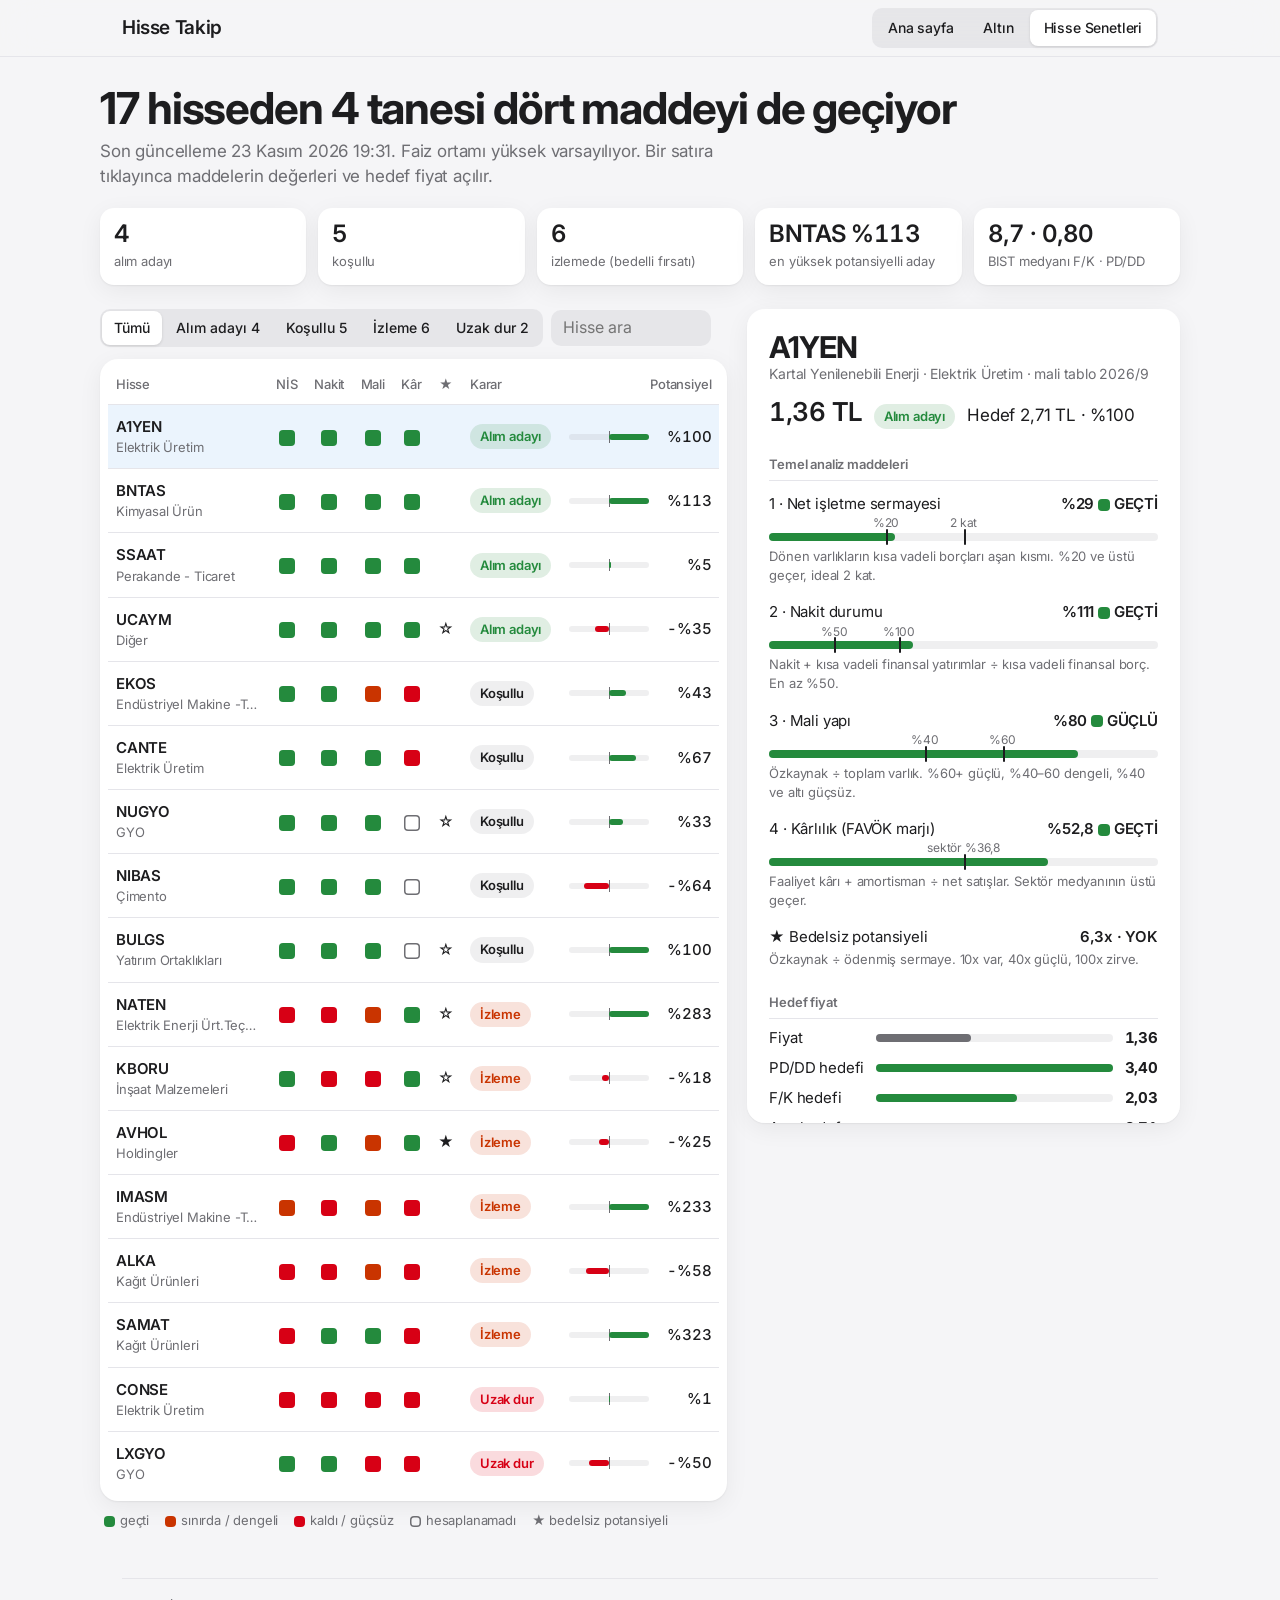
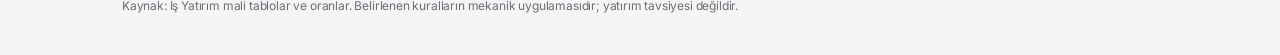
<file: site/hisseler.html>
<!DOCTYPE html>
<html lang="tr">
<head>
<meta charset="utf-8">
<meta name="viewport" content="width=device-width, initial-scale=1, viewport-fit=cover">
<title>Hisse Senetleri · Hisse Takip</title>
<meta name="theme-color" content="#f5f5f7" media="(prefers-color-scheme: light)">
<meta name="theme-color" content="#000000" media="(prefers-color-scheme: dark)">
<meta name="apple-mobile-web-app-capable" content="yes">
<meta name="apple-mobile-web-app-title" content="Hisse Takip">
<link rel="manifest" href="manifest.webmanifest">
<link rel="icon" href="icon.svg" type="image/svg+xml">
<link rel="apple-touch-icon" href="icon.svg">
<link rel="preconnect" href="https://fonts.googleapis.com">
<link href="https://fonts.googleapis.com/css2?family=Inter:wght@400;500;600;700&display=swap" rel="stylesheet">
<link rel="stylesheet" href="stil.css">
<style>
/* Hisse senetleri: tablo kartı + ayrıntı kartı (Apple tarzı) */
:root{--teal:var(--green);--claret:var(--red);--mid:var(--orange);--rule:var(--line);--panel:var(--card2)}
.figs{display:grid;grid-template-columns:repeat(auto-fit,minmax(8.5em,1fr));gap:12px;margin-top:20px}
.figs div{background:var(--card);border-radius:14px;box-shadow:var(--shadow);padding:12px 14px}
.figs b{display:block;font-size:24px;font-weight:600;letter-spacing:-.02em;line-height:1.15;font-variant-numeric:tabular-nums}
.figs span{font-size:13px;color:var(--soft)}
.main{display:grid;grid-template-columns:minmax(0,1.45fr) minmax(0,1fr);gap:20px;align-items:start;margin-top:24px}
.tools{display:flex;flex-wrap:wrap;gap:8px;align-items:center;margin-bottom:12px}
.chips{display:inline-flex;flex-wrap:wrap;background:var(--fill);border-radius:10px;padding:2px;gap:2px}
.chip{font:inherit;font-size:14px;font-weight:500;min-height:34px;padding:5px 12px;border:0;background:transparent;color:var(--ink);border-radius:8px;cursor:pointer;white-space:nowrap}
.chip[aria-pressed=true]{background:var(--card);box-shadow:0 1px 3px rgba(0,0,0,.12)}
.chip:focus-visible,tr:focus-visible,input:focus-visible{outline:3px solid color-mix(in srgb,var(--blue) 50%,transparent);outline-offset:2px}
#q{font:inherit;font-size:16px;min-height:36px;padding:6px 12px;border:0;background:var(--fill);color:var(--ink);border-radius:10px;width:10em}
.tablo{background:var(--card);border-radius:18px;box-shadow:var(--shadow);padding:6px 8px}
.scroll{overflow-x:auto}
table{border-collapse:collapse;width:100%;font-size:15px}
th{font-weight:500;font-size:13px;color:var(--soft);text-align:left;padding:10px 8px;border-bottom:1px solid var(--line);white-space:nowrap}
td{padding:11px 8px;border-bottom:1px solid var(--line);vertical-align:middle}
tbody tr:last-child td{border-bottom:0}
tbody tr{cursor:pointer}
tbody tr:hover td{background:var(--card2)}
tbody tr.sel td{background:color-mix(in srgb,var(--blue) 8%,transparent)}
.kod{font-weight:600;font-size:15px}
.sek{display:block;font-size:13px;color:var(--soft);white-space:nowrap;overflow:hidden;text-overflow:ellipsis;max-width:11em}
.sq{width:16px;height:16px}
.c{text-align:center}.r{text-align:right;white-space:nowrap;font-variant-numeric:tabular-nums}
.pc{display:flex;align-items:center;justify-content:flex-end;gap:8px}.pc b{font-weight:500;min-width:3.6em;text-align:right}
.pot{position:relative;height:6px;width:80px;flex:none;background:var(--fill);border-radius:3px}
.pot i{position:absolute;top:0;height:6px;border-radius:3px}
.pot .z{position:absolute;left:50%;top:-3px;bottom:-3px;width:1px;background:var(--soft)}
.show-s{display:none}
.legend{display:flex;flex-wrap:wrap;gap:6px 16px;font-size:13px;color:var(--soft);margin:10px 4px 0}
.legend .sq{width:11px;height:11px;margin-right:5px}
aside{background:var(--card);border-radius:18px;box-shadow:var(--shadow);padding:22px;scroll-margin-top:76px}
@media(min-width:901px){aside{position:sticky;top:70px;max-height:calc(100vh - 86px);overflow-y:auto}}
aside h2{font-weight:700;font-size:30px;line-height:1.1;letter-spacing:-.025em;margin:0}
aside h3{font-size:13px;font-weight:600;color:var(--soft);text-transform:none;margin:24px 0 8px;padding-bottom:6px;border-bottom:1px solid var(--line)}
.price{display:flex;flex-wrap:wrap;align-items:baseline;gap:6px 12px;margin:8px 0 4px}
.price b{font-size:26px;font-weight:600;letter-spacing:-.02em;font-variant-numeric:tabular-nums}
.meter{margin:12px 0 16px}
.mh{display:flex;justify-content:space-between;gap:10px;font-size:15px}
.mh b{white-space:nowrap;font-weight:600}
.bar{position:relative;height:8px;background:var(--fill);border-radius:4px;margin:18px 0 6px}
.bar i{position:absolute;left:0;top:0;bottom:0;border-radius:4px}
.bar u{position:absolute;top:-4px;bottom:-4px;width:2px;background:var(--ink);text-decoration:none;border-radius:1px}
.bar u span{position:absolute;bottom:13px;transform:translateX(-50%);font-size:12px;color:var(--soft);white-space:nowrap}
.rule{font-size:13px;color:var(--soft);margin:2px 0 0}
.tg{display:grid;grid-template-columns:max-content minmax(0,1fr) max-content;gap:8px 12px;align-items:center;font-size:15px}
.tg .bar{margin:0}
.notes{margin:0;padding-left:18px;font-size:15px}
.notes li{margin:5px 0}
.raw{font-size:14px;width:100%}.raw td{padding:5px 4px}
details summary{cursor:pointer;font-size:15px;font-weight:500;color:var(--blue);margin-top:18px}
.tech{background:var(--card2);border-radius:12px;padding:12px 14px;font-size:14px;color:var(--soft)}
.empty{padding:24px 0;color:var(--soft)}
@media(max-width:900px){.main{grid-template-columns:minmax(0,1fr)}}
@media(max-width:600px){table{font-size:14px}th,td{padding:9px 3px}.sq{width:14px;height:14px}.pot{display:none}.pc b{min-width:0}.badge{padding:2px 7px;font-size:12px}.hide-s{display:none}.show-s{display:inline}.sek{max-width:7em}#q{width:100%}.tablo{padding:4px 6px}aside{padding:18px}}
</style>
</head>
<body>
<header class="nav"><div class="nav-in">
  <a class="brand" href="./">Hisse Takip</a>
  <nav class="seg" aria-label="Bölümler"><a href="./">Ana sayfa</a><a href="altin.html">Altın</a><a href="hisseler.html" aria-current="page">Hisse Senetleri</a></nav>
</div></header>

<main class="wrap page">
  <h1 id="title">Hisse senetleri</h1>
  <p class="lead" id="lede">Veri yükleniyor…</p>
  <div class="figs" id="figs"></div>

  <div class="main">
    <section>
      <div class="tools" id="tools">
        <div class="chips" id="chips"></div>
        <input id="q" type="search" placeholder="Hisse ara" aria-label="Hisse ara">
      </div>
      <div class="tablo"><div class="scroll">
        <table id="tbl">
          <thead><tr><th>Hisse</th><th class="c" title="Net işletme sermayesi">NİS</th><th class="c" title="Nakit durumu">Nakit</th><th class="c" title="Mali yapı">Mali</th><th class="c" title="Kârlılık (FAVÖK marjı)">Kâr</th><th class="c hide-s" title="Bedelsiz potansiyeli">★</th><th>Karar</th><th class="r"><span class="hide-s">Potansiyel</span><span class="show-s">Pot.</span></th></tr></thead>
          <tbody id="rows"></tbody>
        </table>
      </div></div>
      <div class="legend"><span><i class="sq ok"></i>geçti</span><span><i class="sq mid"></i>sınırda / dengeli</span><span><i class="sq no"></i>kaldı / güçsüz</span><span><i class="sq na"></i>hesaplanamadı</span><span>★ bedelsiz potansiyeli</span></div>
    </section>
    <aside id="sheet" aria-live="polite"><p class="empty">Ayrıntı için bir hisse seç.</p></aside>
  </div>
</main>

<footer id="foot"><div class="wrap"><div>Kaynak: İş Yatırım mali tablolar ve oranlar. Belirlenen kuralların mekanik uygulamasıdır; yatırım tavsiyesi değildir.</div></div></footer>

<script>
{
const KAT = {"ALIM ADAYI":["b-al","Alım adayı"],"KOŞULLU":["b-ko","Koşullu"],"İZLEME (BSA FIRSATI)":["b-iz","İzleme"],"UZAK DUR":["b-uz","Uzak dur"],"VERİ YOK":["b-yok","Veri yok"]};
const FILTERS = [["all","Tümü"],["ALIM ADAYI","Alım adayı"],["KOŞULLU","Koşullu"],["İZLEME (BSA FIRSATI)","İzleme"],["UZAK DUR","Uzak dur"]];
const tr = (x,d=0)=>x==null||isNaN(x)?"—":x.toLocaleString("tr-TR",{minimumFractionDigits:d,maximumFractionDigits:d});
const pc = (x,d=0)=>x==null?"—":(x<0?"-%":"%")+tr(Math.abs(x)*100,d);
const mn = x=>{if(x==null)return"—";const a=Math.abs(x);return a>=1e9?tr(x/1e9,2)+" mr":a>=1e6?tr(x/1e6,1)+" mn":tr(x)};
const esc = s=>String(s??"").replace(/[&<>"]/g,c=>({"&":"&amp;","<":"&lt;",">":"&gt;",'"':"&quot;"}[c]));
const cls = v=>({"GEÇTİ":"ok","GÜÇLÜ":"ok","SINIRDA":"mid","DENGELİ":"mid","KALDI":"no","GÜÇSÜZ":"no"}[v]||"na");
let D=null, filt="all", sel=null;

function sq(v,t){return `<i class="sq ${cls(v)}" title="${esc(t+": "+(v||"?"))}"></i>`}
function bonus(r){return r.bonus==="ZİRVE"?"★★":r.bonus==="GÜÇLÜ"?"★":r.bonus==="VAR"?"☆":""}
function potBar(p){if(p==null)return"";const v=Math.max(-1,Math.min(1,p)),w=Math.abs(v)*50;
  return `<div class="pot" title="${pc(p)}"><span class="z"></span><i style="left:${v<0?50-w:50}%;width:${w}%;background:var(--${v<0?"claret":"teal"})"></i></div>`}

function rows(){
  const q=document.getElementById("q").value.trim().toLocaleUpperCase("tr");
  const list=D.sonuclar.filter(r=>(filt==="all"||r.karar===filt)&&(!q||r.kod.includes(q)||(r.ad||"").toLocaleUpperCase("tr").includes(q)));
  document.getElementById("rows").innerHTML=list.length?list.map(r=>{const k=KAT[r.karar]||["b-yok",r.karar];
    return `<tr tabindex="0" data-k="${esc(r.kod)}" class="${r.kod===sel?"sel":""}">
    <td><span class="kod">${esc(r.kod)}</span><span class="sek">${esc(r.sektor||"")}</span></td>
    <td class="c">${sq(r.m1,"Net işletme sermayesi")}</td><td class="c">${sq(r.m2,"Nakit durumu")}</td><td class="c">${sq(r.m3,"Mali yapı")}</td><td class="c">${sq(r.m4,"Kârlılık")}</td>
    <td class="c hide-s">${bonus(r)}</td><td><span class="badge ${k[0]}">${k[1]}</span></td>
    <td class="r"><div class="pc">${potBar(r.potansiyel)}<b>${pc(r.potansiyel)}</b></div></td></tr>`}).join(""):`<tr><td colspan="8" class="empty">Bu filtrede hisse yok.</td></tr>`;
}

function meter(title,val,shown,min,max,marks,state,rule){
  const pos=v=>Math.max(0,Math.min(100,(v-min)/(max-min)*100));
  const fill=val==null?0:pos(val);
  return `<div class="meter"><div class="mh"><span>${title}</span><b>${shown} <i class="sq ${cls(state)}" style="width:12px;height:12px"></i> ${esc(state||"?")}</b></div>
  <div class="bar"><i style="width:${fill}%;background:var(--${cls(state)==="ok"?"teal":cls(state)==="no"?"claret":cls(state)==="mid"?"mid":"soft"})"></i>${marks.map(m=>`<u style="left:${pos(m[0])}%"><span>${m[1]}</span></u>`).join("")}</div>
  <p class="rule">${rule}</p></div>`;
}

function sheet(kod){
  const r=D.sonuclar.find(x=>x.kod===kod), el=document.getElementById("sheet");
  if(!r){el.innerHTML='<p class="empty">Ayrıntı için bir hisse seç.</p>';return}
  const k=KAT[r.karar]||["b-yok",r.karar], A=D.meta.ayarlar||{};
  let h=`<h2>${esc(r.kod)}</h2><div style="font-size:14px;color:var(--soft)">${esc(r.ad||"")} · ${esc(r.sektor||"")}${r.mali_donem?" · mali tablo "+esc(r.mali_donem):""}</div>
  <div class="price"><b>${tr(r.fiyat,2)} TL</b><span class="badge ${k[0]}">${k[1]}</span>${r.hedef?`<span>Hedef ${tr(r.hedef,2)} TL · ${pc(r.potansiyel)}</span>`:""}</div>`;
  if(r.hata){el.innerHTML=h+`<p>${esc(r.hata)}</p>`;return}
  const s=r.sektor_favok_marji, fm=r.favok_marji, fmax=Math.max(0.4,(s||0)*2,(fm||0)*1.1);
  h+=`<h3>Temel analiz maddeleri</h3>`+
   meter("1 · Net işletme sermayesi",r.nis_fazla,pc(r.nis_fazla),-1,3,[[A.nis_gecme_fazla??.2,"%20"],[1,"2 kat"]],r.m1,"Dönen varlıkların kısa vadeli borçları aşan kısmı. %20 ve üstü geçer, ideal 2 kat.")+
   meter("2 · Nakit durumu",r.nakit_karsilama,r.nakit_karsilama==null?"borç yok":pc(r.nakit_karsilama),0,3,[[A.nakit_karsilama_min??.5,"%50"],[1,"%100"]],r.m2,"Nakit + kısa vadeli finansal yatırımlar ÷ kısa vadeli finansal borç. En az %50.")+
   meter("3 · Mali yapı",r.ozkaynak_orani,pc(r.ozkaynak_orani),0,1,[[A.mali_dengeli??.4,"%40"],[A.mali_guclu??.6,"%60"]],r.m3,"Özkaynak ÷ toplam varlık. %60+ güçlü, %40–60 dengeli, %40 ve altı güçsüz.")+
   meter("4 · Kârlılık (FAVÖK marjı)",fm,pc(fm,1),0,fmax,s!=null?[[s,`${r.favok_ref_kaynak||"sektör"} ${pc(s,1)}`]]:[],r.m4,"Faaliyet kârı + amortisman ÷ net satışlar. Sektör medyanının üstü geçer.")+
   `<div class="meter"><div class="mh"><span>★ Bedelsiz potansiyeli</span><b>${r.ozk_sermaye_kat==null?"—":tr(r.ozk_sermaye_kat,1)+"x"} · ${esc(r.bonus||"?")}</b></div><p class="rule">Özkaynak ÷ ödenmiş sermaye. 10x var, 40x güçlü, 100x zirve.</p></div>`;
  const T=[["Fiyat",r.fiyat,"soft"],["PD/DD hedefi",r.hedef_pddd,"teal"],["F/K hedefi",r.hedef_fk,"teal"],["Ana hedef",r.hedef,"ink"]], tmax=Math.max(...T.map(t=>t[1]||0))||1;
  h+=`<h3>Hedef fiyat</h3><div class="tg">${T.map(t=>`<span>${t[0]}</span><div class="bar"><i style="width:${(t[1]||0)/tmax*100}%;background:var(--${t[2]})"></i></div><b class="r">${t[1]?tr(t[1],2):"—"}</b>`).join("")}</div>
  <p class="rule">Şirket F/K ${tr(r.fk,1)} · sektör ${tr(r.sektor_fk,1)} &nbsp;|&nbsp; Şirket PD/DD ${tr(r.pddd,2)} · sektör ${tr(r.sektor_pddd,2)}</p>`;
  if(r.notlar&&r.notlar.length)h+=`<h3>Notlar</h3><ul class="notes">${r.notlar.map(n=>`<li>${esc(n)}</li>`).join("")}</ul>`;
  h+=`<h3>Teknik analiz</h3>`+(r.teknik?techHtml(r.teknik):`<div class="tech">Henüz bağlanmadı. Teknik kurallar eklendiğinde sinyaller ve temel + teknik birleşik görüş burada görünecek.</div>`);
  const L={donen_varliklar:"Dönen varlıklar",kv_borclar:"KV yükümlülükler",nakit:"Nakit ve benzerleri",finansal_yatirimlar:"KV finansal yatırımlar",kv_finansal_borc:"KV finansal borç",uv_finansal_borc:"UV finansal borç",ticari_alacak:"Ticari alacaklar",toplam_varlik:"Toplam varlıklar",ozkaynak:"Özkaynaklar",odenmis_sermaye:"Ödenmiş sermaye",net_satis:"Net satışlar",favok:"FAVÖK"};
  if(r.ham)h+=`<details><summary>Bilanço kalemleri (TL, ${esc(r.mali_donem)})</summary><table class="raw">${Object.entries(L).map(([key,lab])=>`<tr><td>${lab}</td><td class="r">${mn(r.ham[key])}</td></tr>`).join("")}</table></details>`;
  el.innerHTML=h;
}
function techHtml(t){
  return `<p><b>Sinyal: ${esc(t.sinyal||"—")}</b>${t.ozet?" · "+esc(t.ozet):""}</p>`+
   (t.gostergeler||[]).map(g=>`<div class="mh" style="border-bottom:1px solid var(--rule);padding:4px 0"><span>${esc(g.ad)}</span><b>${esc(g.deger)} · ${esc(g.yorum||"")}</b></div>`).join("")+
   (t.birlesik?`<p><b>Birleşik görüş:</b> ${esc(t.birlesik)}</p>`:"");
}
function select(kod,push){
  sel=kod;sheet(kod);
  document.querySelectorAll("#rows tr").forEach(t=>t.classList.toggle("sel",t.dataset.k===kod));
  if(push&&location.hash.slice(1)!==kod)history.replaceState(null,"","#"+kod);
  if(push&&innerWidth<=900)document.getElementById("sheet").scrollIntoView({behavior:"smooth"});
}
function head(){
  const S=D.sonuclar, n=k=>S.filter(r=>r.karar===k).length, al=n("ALIM ADAYI"), p=D.meta.piyasa||{};
  const d=new Date(D.meta.asOf);
  document.getElementById("title").textContent=`${S.length} hisseden ${al} tanesi dört maddeyi de geçiyor`;
  document.getElementById("lede").textContent=`Son güncelleme ${d.toLocaleDateString("tr-TR",{day:"numeric",month:"long",year:"numeric"})} ${d.toLocaleTimeString("tr-TR",{hour:"2-digit",minute:"2-digit"})}. Faiz ortamı ${D.meta.faiz_ortami==="yuksek"?"yüksek":"düşük"} varsayılıyor. Bir satıra tıklayınca maddelerin değerleri ve hedef fiyat açılır.`;
  const best=S.filter(r=>r.karar==="ALIM ADAYI"&&r.potansiyel!=null).sort((a,b)=>b.potansiyel-a.potansiyel)[0];
  document.getElementById("figs").innerHTML=[[al,"alım adayı"],[n("KOŞULLU"),"koşullu"],[n("İZLEME (BSA FIRSATI)"),"izlemede (bedelli fırsatı)"],[best?`${best.kod} ${pc(best.potansiyel)}`:"—","en yüksek potansiyelli aday"],[`${tr(p.fk,1)} · ${tr(p.pddd,2)}`,"BIST medyanı F/K · PD/DD"]].map(f=>`<div><b>${f[0]}</b><span>${f[1]}</span></div>`).join("");
  document.getElementById("chips").insertAdjacentHTML("afterbegin",FILTERS.map(f=>`<button class="chip" data-f="${esc(f[0])}" aria-pressed="${f[0]===filt}">${f[1]}${f[0]==="all"?"":" "+n(f[0])}</button>`).join(""));
}
function start(data){
  D=data; head(); rows();
  document.getElementById("tools").addEventListener("click",e=>{const b=e.target.closest(".chip");if(!b)return;filt=b.dataset.f;document.querySelectorAll(".chip").forEach(c=>c.setAttribute("aria-pressed",c===b));rows()});
  document.getElementById("q").addEventListener("input",rows);
  const tb=document.getElementById("rows");
  tb.addEventListener("click",e=>{const t=e.target.closest("tr[data-k]");if(t)select(t.dataset.k,true)});
  tb.addEventListener("keydown",e=>{const t=e.target.closest("tr[data-k]");if(t&&(e.key==="Enter"||e.key===" ")){e.preventDefault();select(t.dataset.k,true)}});
  const fromHash=()=>{const h=decodeURIComponent(location.hash.slice(1));select(D.sonuclar.some(r=>r.kod===h)?h:(D.sonuclar[0]||{}).kod,false)};
  addEventListener("hashchange",fromHash); fromHash();
}
if(window.__TA_DATA__)start(window.__TA_DATA__);
else fetch("data/sonuc.json",{cache:"no-store"}).then(r=>r.json()).then(start).catch(()=>{document.getElementById("lede").textContent="Veri dosyası (data/sonuc.json) okunamadı."});
}
</script>
</body>
</html>
</file>
<file: site/stil.css>
/* Hisse Takip — ortak tasarım (Apple tarzı: sistem fontu, açık gri zemin, beyaz kartlar, yumuşak gölge, mavi vurgu) */
:root{color-scheme:light dark;
  --bg:light-dark(#f5f5f7,#000);--card:light-dark(#fff,#1c1c1e);--card2:light-dark(#fbfbfd,#2c2c2e);
  --ink:light-dark(#1d1d1f,#f5f5f7);--soft:light-dark(#6e6e73,#98989d);--line:light-dark(#e5e5ea,#38383a);
  --blue:light-dark(#0071e3,#2997ff);--green:light-dark(#248a3d,#30d158);--red:light-dark(#d70015,#ff453a);
  --orange:light-dark(#c93400,#ff9f0a);--gold:light-dark(#a07800,#ffd60a);
  --fill:light-dark(rgba(120,120,128,.12),rgba(120,120,128,.24));
  --shc:light-dark(rgba(0,0,0,.06),rgba(0,0,0,0));--shadow:0 1px 2px var(--shc),0 6px 24px var(--shc);
  --nav:light-dark(rgba(245,245,247,.78),rgba(22,22,23,.78))}
:root[data-theme=light]{color-scheme:light}:root[data-theme=dark]{color-scheme:dark}
*{box-sizing:border-box;min-width:0}
html{-webkit-text-size-adjust:100%}
body{margin:0;background:var(--bg);color:var(--ink);font:17px/1.47 -apple-system,BlinkMacSystemFont,"SF Pro Text","Inter",system-ui,sans-serif;letter-spacing:-.01em;-webkit-font-smoothing:antialiased;overflow-x:clip}
a{color:var(--blue)}
.wrap{max-width:1080px;margin:0 auto;padding:0 max(22px,env(safe-area-inset-left,0px))}

/* Üst menü */
.nav{position:sticky;top:0;z-index:10;background:var(--nav);backdrop-filter:saturate(180%) blur(20px);-webkit-backdrop-filter:saturate(180%) blur(20px);border-bottom:1px solid var(--line)}
.nav-in{max-width:1080px;margin:0 auto;padding:8px 22px;display:flex;align-items:center;justify-content:space-between;gap:12px;flex-wrap:wrap}
.brand{font-weight:600;font-size:19px;color:var(--ink);text-decoration:none;letter-spacing:-.02em}
.seg{display:inline-flex;background:var(--fill);border-radius:10px;padding:2px;gap:2px}
.seg a,.seg button{font:inherit;font-size:14px;font-weight:500;color:var(--ink);text-decoration:none;border:0;background:transparent;padding:7px 14px;border-radius:8px;min-height:36px;display:inline-flex;align-items:center;justify-content:center;cursor:pointer;white-space:nowrap}
.seg [aria-current=page],.seg [aria-pressed=true]{background:var(--card);box-shadow:0 1px 3px rgba(0,0,0,.12)}
.seg a:focus-visible,.seg button:focus-visible,.kpi:focus-visible,.card-link:focus-visible{outline:3px solid color-mix(in srgb,var(--blue) 50%,transparent);outline-offset:2px}

/* Başlıklar */
.page{padding:28px 0 48px}
.eyebrow{font-size:15px;color:var(--soft);margin:0 0 2px}
h1{font-size:clamp(32px,4.4vw,44px);line-height:1.08;font-weight:700;letter-spacing:-.025em;margin:0 0 6px;text-wrap:balance}
h2{font-size:24px;line-height:1.15;font-weight:700;letter-spacing:-.02em;margin:0}
.lead{font-size:17px;color:var(--soft);margin:0;max-width:60ch}
.sec-h{display:flex;align-items:baseline;justify-content:space-between;gap:12px;margin:36px 0 12px}
.sec-h>a{font-size:15px;text-decoration:none}
.sec-h h2 a{color:inherit;text-decoration:none}
.sec-h h2 a:hover{color:var(--blue)}

/* Kartlar */
.card{background:var(--card);border-radius:18px;box-shadow:var(--shadow);padding:20px}
.card-link{display:block;color:inherit;text-decoration:none;transition:transform .2s ease}
.card-link:hover{transform:translateY(-2px)}

/* Altın KPI'ları */
.kpis{display:grid;grid-template-columns:repeat(3,minmax(0,1fr));gap:14px}
.kpi{font:inherit;color:inherit;text-align:left;background:var(--card);border:0;border-radius:18px;box-shadow:var(--shadow);padding:16px 18px;cursor:pointer;text-decoration:none;display:block;transition:transform .2s ease,box-shadow .2s ease;position:relative}
.kpi:hover{transform:translateY(-2px)}
.kpi[aria-pressed=true]{box-shadow:var(--shadow),inset 0 0 0 2px var(--blue)}
.kpi .ad{font-size:14px;font-weight:600;color:var(--soft);display:flex;justify-content:space-between;gap:6px}
.kpi .fiyat{display:block;font-size:clamp(22px,2.6vw,28px);font-weight:600;letter-spacing:-.02em;line-height:1.2;margin-top:4px;font-variant-numeric:tabular-nums;white-space:nowrap}
.kpi .alt{display:flex;justify-content:space-between;gap:8px;font-size:13px;color:var(--soft);margin-top:2px;white-space:nowrap}
.pill{display:inline-block;font-size:13px;font-weight:600;padding:1px 8px;border-radius:999px;white-space:nowrap;font-variant-numeric:tabular-nums}
.pill.up{color:var(--green);background:color-mix(in srgb,var(--green) 12%,transparent)}
.pill.down{color:var(--red);background:color-mix(in srgb,var(--red) 12%,transparent)}
.chev{color:var(--soft);font-weight:400}

/* Durum renkleri */
.sq{display:inline-block;width:14px;height:14px;border-radius:4px;vertical-align:middle}
.ok{background:var(--green)}.no{background:var(--red)}.mid{background:var(--orange)}.na{background:transparent;box-shadow:inset 0 0 0 1.5px var(--soft)}
.badge{display:inline-block;font-size:13px;font-weight:600;padding:3px 10px;border-radius:999px;white-space:nowrap}
.b-al{background:color-mix(in srgb,var(--green) 14%,transparent);color:var(--green)}
.b-ko{background:var(--fill);color:var(--ink)}
.b-iz{background:color-mix(in srgb,var(--orange) 14%,transparent);color:var(--orange)}
.b-uz{background:color-mix(in srgb,var(--red) 14%,transparent);color:var(--red)}
.b-yok{background:transparent;color:var(--soft);box-shadow:inset 0 0 0 1px var(--line)}
.up{color:var(--green)}.down{color:var(--red)}

.note{font-size:13px;color:var(--soft);margin:10px 0 0}
footer{font-size:12px;color:var(--soft);padding:0 0 40px}
footer .wrap>div{border-top:1px solid var(--line);padding-top:18px}

@media(max-width:640px){
  body{font-size:16px}
  .nav-in{padding:8px 16px}
  .page{padding-top:20px}
  .wrap{padding-inline:16px}
  .nav .seg{width:100%}.nav .seg a{flex:1;padding:7px 8px;font-size:13px}
  .kpis{gap:8px}.kpi{padding:12px;border-radius:14px}.kpi .fiyat{font-size:18px}.kpi .ad{font-size:12px}.kpi .alt{font-size:12px;flex-direction:column;align-items:flex-start;gap:4px}
  .card{padding:16px;border-radius:16px}
}
@media(prefers-reduced-motion:reduce){*{transition:none!important}}
</file>
